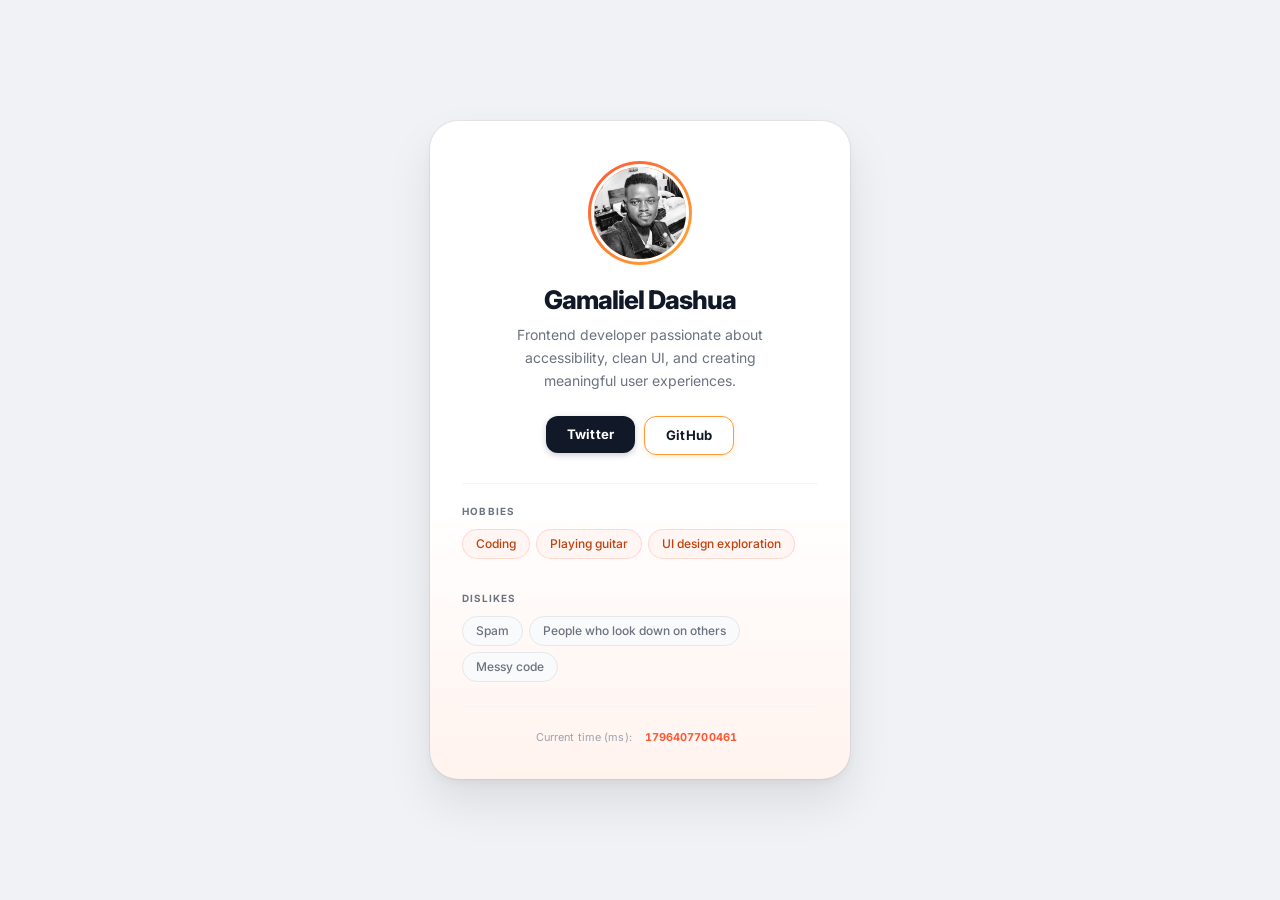
<file: profile-card/index.html>
<!DOCTYPE html>
<html lang="en">
  <head>
    <meta charset="UTF-8" />
    <meta name="viewport" content="width=device-width, initial-scale=1.0" />
    <title>Gamaliel Dashua | Profile Card</title>
    <link rel="preconnect" href="https://fonts.googleapis.com" />
    <link rel="preconnect" href="https://fonts.gstatic.com" crossorigin />
    <link
      href="https://fonts.googleapis.com/css2?family=Inter:wght@300;400;500;600;700;800&display=swap"
      rel="stylesheet"
    />
    <link rel="stylesheet" href="style.css" />
  </head>
  <body>
    <main>
      <article data-testid="test-profile-card">
        <header>
          <h2 data-testid="test-user-name">Gamaliel Dashua</h2>
        </header>

        <figure>
          <img
            src="avatar.png"
            alt="Profile photo of Gamaliel Dashua"
            data-testid="test-user-avatar"
          />
        </figure>

        <p data-testid="test-user-bio">
          Frontend developer passionate about accessibility, clean UI, and
          creating meaningful user experiences.
        </p>

        <p>
          Current time (ms):
          <span
            data-testid="test-user-time"
            id="current-time"
            aria-live="polite"
            aria-atomic="true"
          ></span>
        </p>

        <nav data-testid="test-user-social-links">
          <ul>
            <li>
              <a
                href="https://twitter.com/GamalielDashua"
                target="_blank"
                rel="noopener noreferrer"
                data-testid="test-user-social-twitter"
                >Twitter</a
              >
            </li>
            <li>
              <a
                href="https://github.com/Gamey001"
                target="_blank"
                rel="noopener noreferrer"
                data-testid="test-user-social-github"
                >GitHub</a
              >
            </li>
          </ul>
        </nav>

        <section data-testid="test-user-hobbies">
          <h3>Hobbies</h3>
          <ul>
            <li>Coding</li>
            <li>Playing guitar</li>
            <li>UI design exploration</li>
          </ul>
        </section>

        <section data-testid="test-user-dislikes">
          <h3>Dislikes</h3>
          <ul>
            <li>Spam</li>
            <li>People who look down on others</li>
            <li>Messy code</li>
          </ul>
        </section>
      </article>
    </main>

    <script>
      const timeEl = document.getElementById("current-time");
      function updateTime() {
        timeEl.textContent = Date.now();
      }
      updateTime();
      setInterval(updateTime, 1000);
    </script>
  </body>
</html>
</file>
<file: profile-card/style.css>
@import url("https://fonts.googleapis.com/css2?family=Inter:wght@300;400;500;600;700;800&display=swap");

/* === Reset === */
*, *::before, *::after {
  margin: 0;
  padding: 0;
  box-sizing: border-box;
}

/* === Page === */
body {
  font-family: "Inter", system-ui, -apple-system, sans-serif;
  background-color: #f0f2f5;
  min-height: 100vh;
  display: flex;
  align-items: center;
  justify-content: center;
  padding: 2rem 1rem;
  color: #111827;
  line-height: 1.5;
}

main {
  width: 100%;
  display: flex;
  justify-content: center;
}

/* === Card === */
article[data-testid="test-profile-card"] {
  background: #ffffff;
  background-image: linear-gradient(to top, #fff3ee 0%, #ffffff 42%);
  border-radius: 28px;
  box-shadow:
    0 0 0 1px rgba(0, 0, 0, 0.05),
    0 4px 8px rgba(0, 0, 0, 0.04),
    0 24px 48px rgba(0, 0, 0, 0.09);
  max-width: 420px;
  width: 100%;
  padding: 2.5rem 2rem 2rem;
  text-align: center;
  position: relative;
  display: flex;
  flex-direction: column;
  align-items: center;
  transition: box-shadow 0.3s ease, transform 0.3s ease;
}

article[data-testid="test-profile-card"]:hover {
  transform: translateY(-4px);
  box-shadow:
    0 0 0 1px rgba(0, 0, 0, 0.05),
    0 8px 16px rgba(0, 0, 0, 0.06),
    0 32px 64px rgba(0, 0, 0, 0.12);
}

/* === Visual order: avatar → name → bio → social → hobbies → dislikes → time === */
figure                                    { order: 1; }
article > header                          { order: 2; }
p[data-testid="test-user-bio"]            { order: 3; }
nav[data-testid="test-user-social-links"] { order: 4; }
section[data-testid="test-user-hobbies"]  { order: 5; }
section[data-testid="test-user-dislikes"] { order: 6; }
article > p:not([data-testid])            { order: 7; }

/* === Avatar — gradient ring === */
figure {
  width: 104px;
  height: 104px;
  border-radius: 50%;
  padding: 3px;
  background: linear-gradient(135deg, #ff5733 0%, #ffaa33 100%);
  margin-bottom: 1.25rem;
  display: flex;
  align-items: center;
  justify-content: center;
  flex-shrink: 0;
}

img[data-testid="test-user-avatar"] {
  width: 100%;
  height: 100%;
  border-radius: 50%;
  object-fit: cover;
  border: 3px solid #fff;
  display: block;
}

/* === Name === */
article > header {
  margin-bottom: 0.5rem;
  width: 100%;
}

h2[data-testid="test-user-name"] {
  font-size: 1.6rem;
  font-weight: 800;
  color: #111827;
  letter-spacing: -0.04em;
  line-height: 1.15;
}

/* === Bio === */
p[data-testid="test-user-bio"] {
  font-size: 0.875rem;
  color: #6b7280;
  line-height: 1.65;
  max-width: 300px;
  margin-bottom: 1.5rem;
}

/* === Social Links === */
nav[data-testid="test-user-social-links"] {
  margin-bottom: 1.75rem;
  width: 100%;
}

nav[data-testid="test-user-social-links"] ul {
  list-style: none;
  display: flex;
  gap: 0.6rem;
  justify-content: center;
  padding: 0;
  margin: 0;
}

nav[data-testid="test-user-social-links"] li {
  background: none;
  border: none;
  border-left: none;
  padding: 0;
  margin: 0;
}

nav[data-testid="test-user-social-links"] a {
  display: inline-flex;
  align-items: center;
  justify-content: center;
  padding: 0.55rem 1.3rem;
  border-radius: 12px;
  font-size: 0.82rem;
  font-weight: 700;
  text-decoration: none;
  letter-spacing: 0.01em;
  transition: transform 0.18s ease, box-shadow 0.18s ease, background 0.18s ease;
}

a[data-testid="test-user-social-twitter"] {
  background: #111827;
  color: #fff;
  box-shadow: 0 2px 6px rgba(17, 24, 39, 0.22);
}

a[data-testid="test-user-social-twitter"]:hover {
  background: #1f2937;
  transform: translateY(-2px);
  box-shadow: 0 6px 18px rgba(17, 24, 39, 0.28);
}

a[data-testid="test-user-social-github"] {
  background: #fff;
  color: #111827;
  border: 1.5px solid #ff9933;
  box-shadow: 0 2px 6px rgba(255, 153, 51, 0.18);
}

a[data-testid="test-user-social-github"]:hover {
  background: #fff8f0;
  transform: translateY(-2px);
  box-shadow: 0 6px 18px rgba(255, 153, 51, 0.28);
}

nav[data-testid="test-user-social-links"] a:focus-visible {
  outline: 2px solid #ff5733;
  outline-offset: 3px;
  border-radius: 12px;
}

/* === Sections === */
section[data-testid="test-user-hobbies"],
section[data-testid="test-user-dislikes"] {
  width: 100%;
  text-align: left;
}

section[data-testid="test-user-hobbies"] {
  padding-top: 1.25rem;
  border-top: 1px solid #f3f4f6;
  margin-bottom: 1rem;
}

section[data-testid="test-user-dislikes"] {
  padding-top: 1rem;
  margin-bottom: 0;
}

/* Section label */
article section h3 {
  font-size: 0.62rem;
  font-weight: 700;
  text-transform: uppercase;
  letter-spacing: 0.12em;
  color: #6b7280;
  margin-bottom: 0.65rem;
}

/* Tag lists */
section[data-testid="test-user-hobbies"] ul,
section[data-testid="test-user-dislikes"] ul {
  list-style: none;
  display: flex;
  flex-wrap: wrap;
  gap: 0.4rem;
  padding: 0;
  margin: 0;
}

section[data-testid="test-user-hobbies"] li {
  background: #fff5f2;
  color: #c2410c;
  border: 1px solid rgba(255, 87, 51, 0.18);
  padding: 0.3rem 0.8rem;
  border-radius: 99px;
  font-size: 0.75rem;
  font-weight: 500;
  transition: background 0.15s, color 0.15s, border-color 0.15s;
  cursor: default;
}

section[data-testid="test-user-hobbies"] li:hover {
  background: #ff5733;
  color: #fff;
  border-color: #ff5733;
}

section[data-testid="test-user-dislikes"] li {
  background: #f9fafb;
  color: #6b7280;
  border: 1px solid #e5e7eb;
  padding: 0.3rem 0.8rem;
  border-radius: 99px;
  font-size: 0.75rem;
  font-weight: 500;
  cursor: default;
}

/* === Time — metadata at bottom === */
article > p:not([data-testid]) {
  margin-top: 1.5rem;
  padding-top: 1.25rem;
  border-top: 1px solid #f3f4f6;
  width: 100%;
  font-size: 0.68rem;
  color: #9ca3af;
  display: flex;
  align-items: center;
  justify-content: center;
  gap: 0.35rem;
  letter-spacing: 0.01em;
}

span[data-testid="test-user-time"] {
  font-variant-numeric: tabular-nums;
  color: #ff5733;
  font-weight: 700;
  background: #fff5f2;
  padding: 0.12rem 0.45rem;
  border-radius: 5px;
  font-size: 0.68rem;
}

/* === Responsive === */
@media (max-width: 480px) {
  body {
    padding: 1.5rem 1rem;
    align-items: flex-start;
  }

  article[data-testid="test-profile-card"] {
    padding: 2rem 1.5rem 1.75rem;
    border-radius: 24px;
    max-width: 100%;
  }

  h2[data-testid="test-user-name"] {
    font-size: 1.45rem;
  }

  figure {
    width: 92px;
    height: 92px;
  }
}

@media (max-width: 360px) {
  article[data-testid="test-profile-card"] {
    padding: 1.75rem 1.25rem 1.5rem;
  }

  h2[data-testid="test-user-name"] {
    font-size: 1.35rem;
  }
}
</file>
